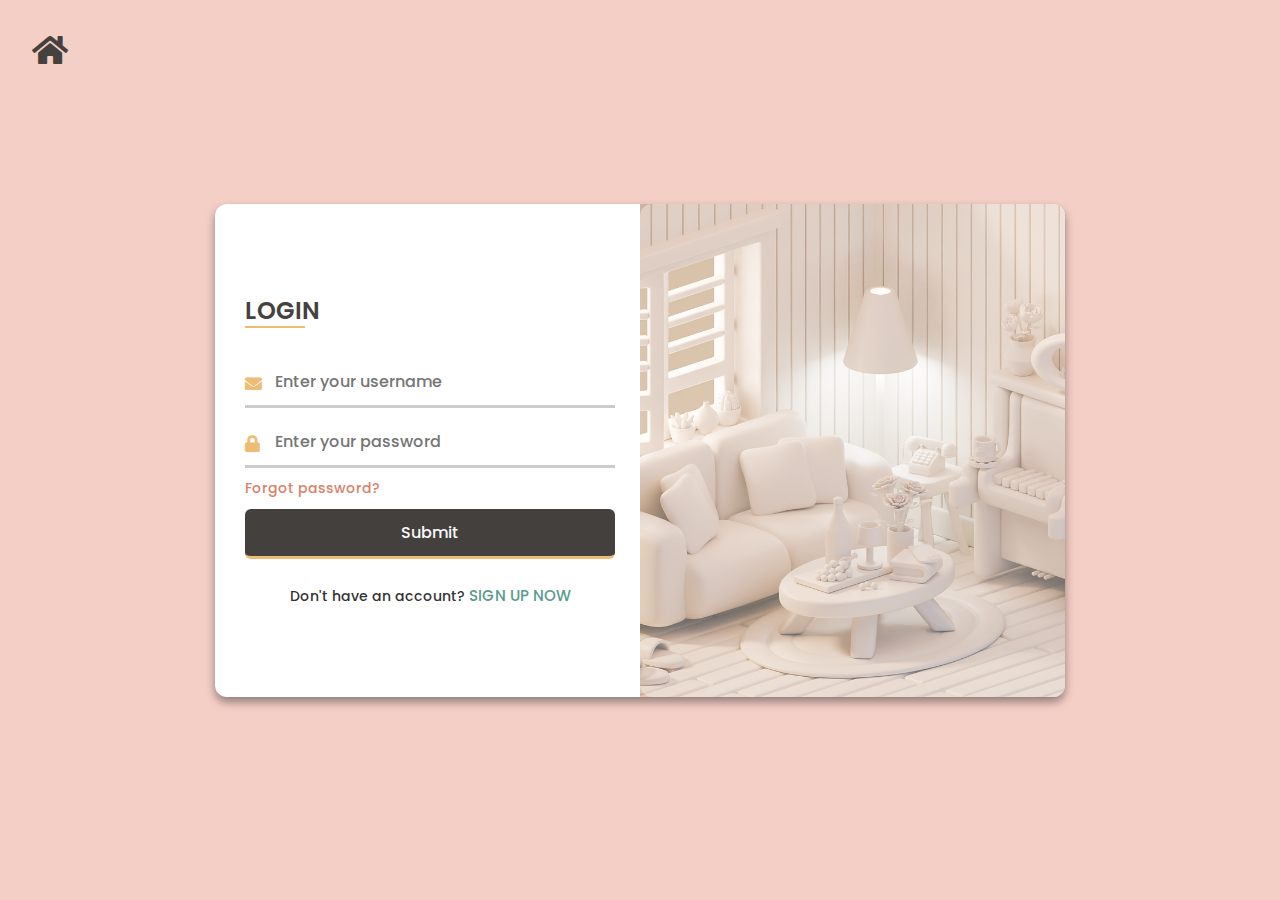
<file: LoginPage/index.html>
<!DOCTYPE html>
<html lang="en">

<head>
    <meta charset="UTF-8">
    <meta name="viewport" content="width=device-width, initial-scale=1.0">
    <title>Login & Registration Form</title>
    <link rel="stylesheet" href="./stylesheet.css">
    <link rel="stylesheet" href="https://cdnjs.cloudflare.com/ajax/libs/font-awesome/5.15.3/css/all.min.css">
</head>

<body>
    <div class="corner-button">
        <li class="icon-item">
            <a href="/Home/Main/index.html" class="icon-link"><i class="fas fa-home"></i></a>
        </li>
    </div>
    <div class="container">
        <input type="checkbox" id="flip">
        <div class="cover">
            <!--Ảnh lật-->
            <div class="front">
                <img src="/LoginPage/Image/login.png" alt="">
            </div>
        </div>
        <form action="#">
            <div class="form-content">
                <div class="login-form">
                    <div class="title">
                        LOGIN
                    </div>
                    <div class="input-boxes">
                        <div class="input-box">
                            <i class="fas fa-envelope"></i>
                            <input type="text" placeholder="Enter your username" required>
                        </div>
                        <div class="input-box">
                            <i class="fas fa-lock"></i>
                            <input type="password" placeholder="Enter your password" required>
                        </div>
                        <div class="text">
                            <a href="#">Forgot password?</a>
                        </div>
                        <div class="button input-box">
                            <input type="submit" value="Submit">
                        </div>
                        <div class="text sign-up-text">
                            Don't have an account? <label for="flip">SIGN UP NOW</label>
                        </div>
                    </div>
                </div>

                <div class="signup-form">
                    <div class="title">
                        SIGN UP
                    </div>
                    <div class="input-boxes">
                        <div class="input-box">
                            <i class="fas fa-user"></i>
                            <input type="text" placeholder="Enter your username" required>
                        </div>
                        <div class="input-box">
                            <i class="fas fa-envelope"></i>
                            <input type="text" placeholder="Enter your email" required>
                        </div>
                        <div class="input-box">
                            <i class="fas fa-lock"></i>
                            <input type="password" placeholder="Enter your password" required>
                        </div>
                        <div class="input-box radio-gender">
                            <div class="input-gender">
                                <i class="fas fa-transgender" style="font-size: 24px;"></i>
                            </div>
                            <input type='radio' id='male' checked='checked' name='radio'>
                            <label for='male' style="text-decoration: none;">Male</label>
                            <input type='radio' id='female' name='radio'>
                            <label for='female' style="text-decoration: none;">Female</label>
                        </div>
                        <div class="button input-box">
                            <input type="submit" value="Submit">
                        </div>
                        <div class="text sign-up-text">
                            Already have an account? <label for="flip">LOGIN NOW</label>
                        </div>
                    </div>
                </div>
            </div>
        </form>
    </div>

</body>

</html>
</file>
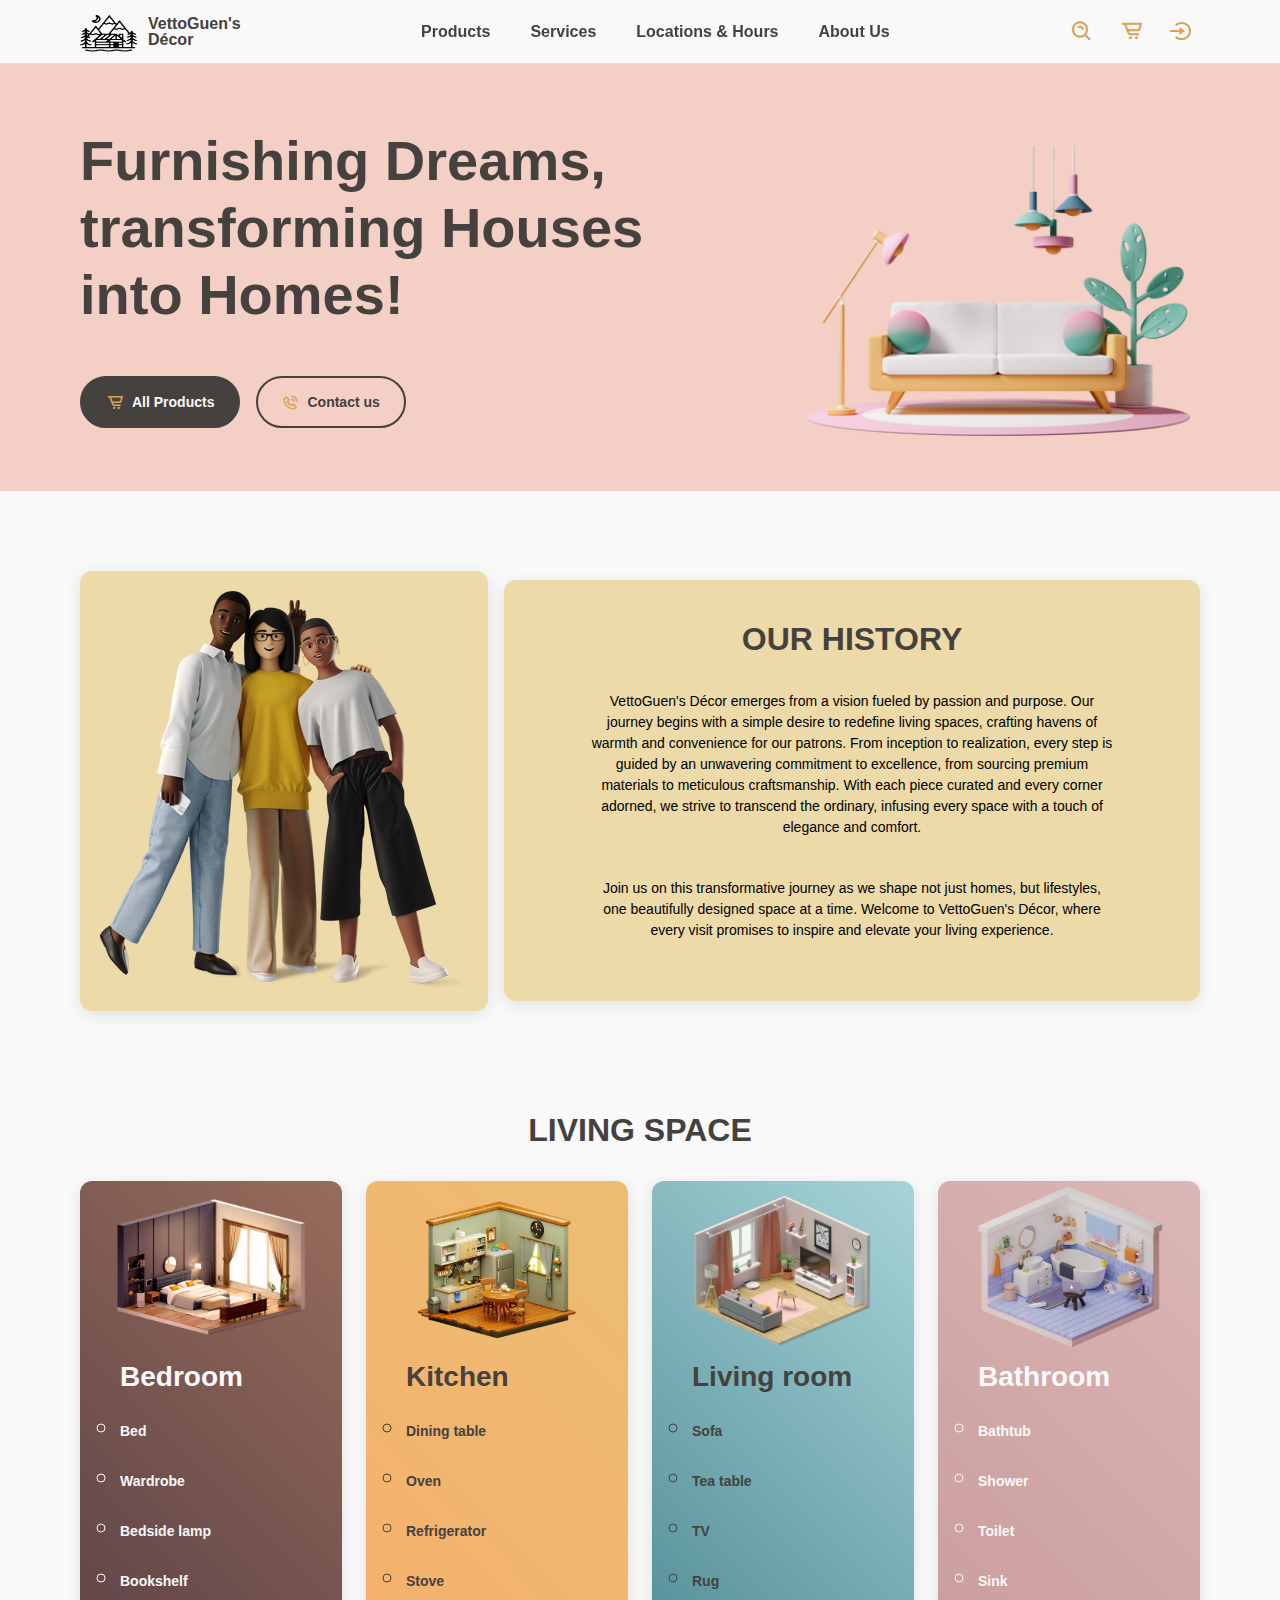
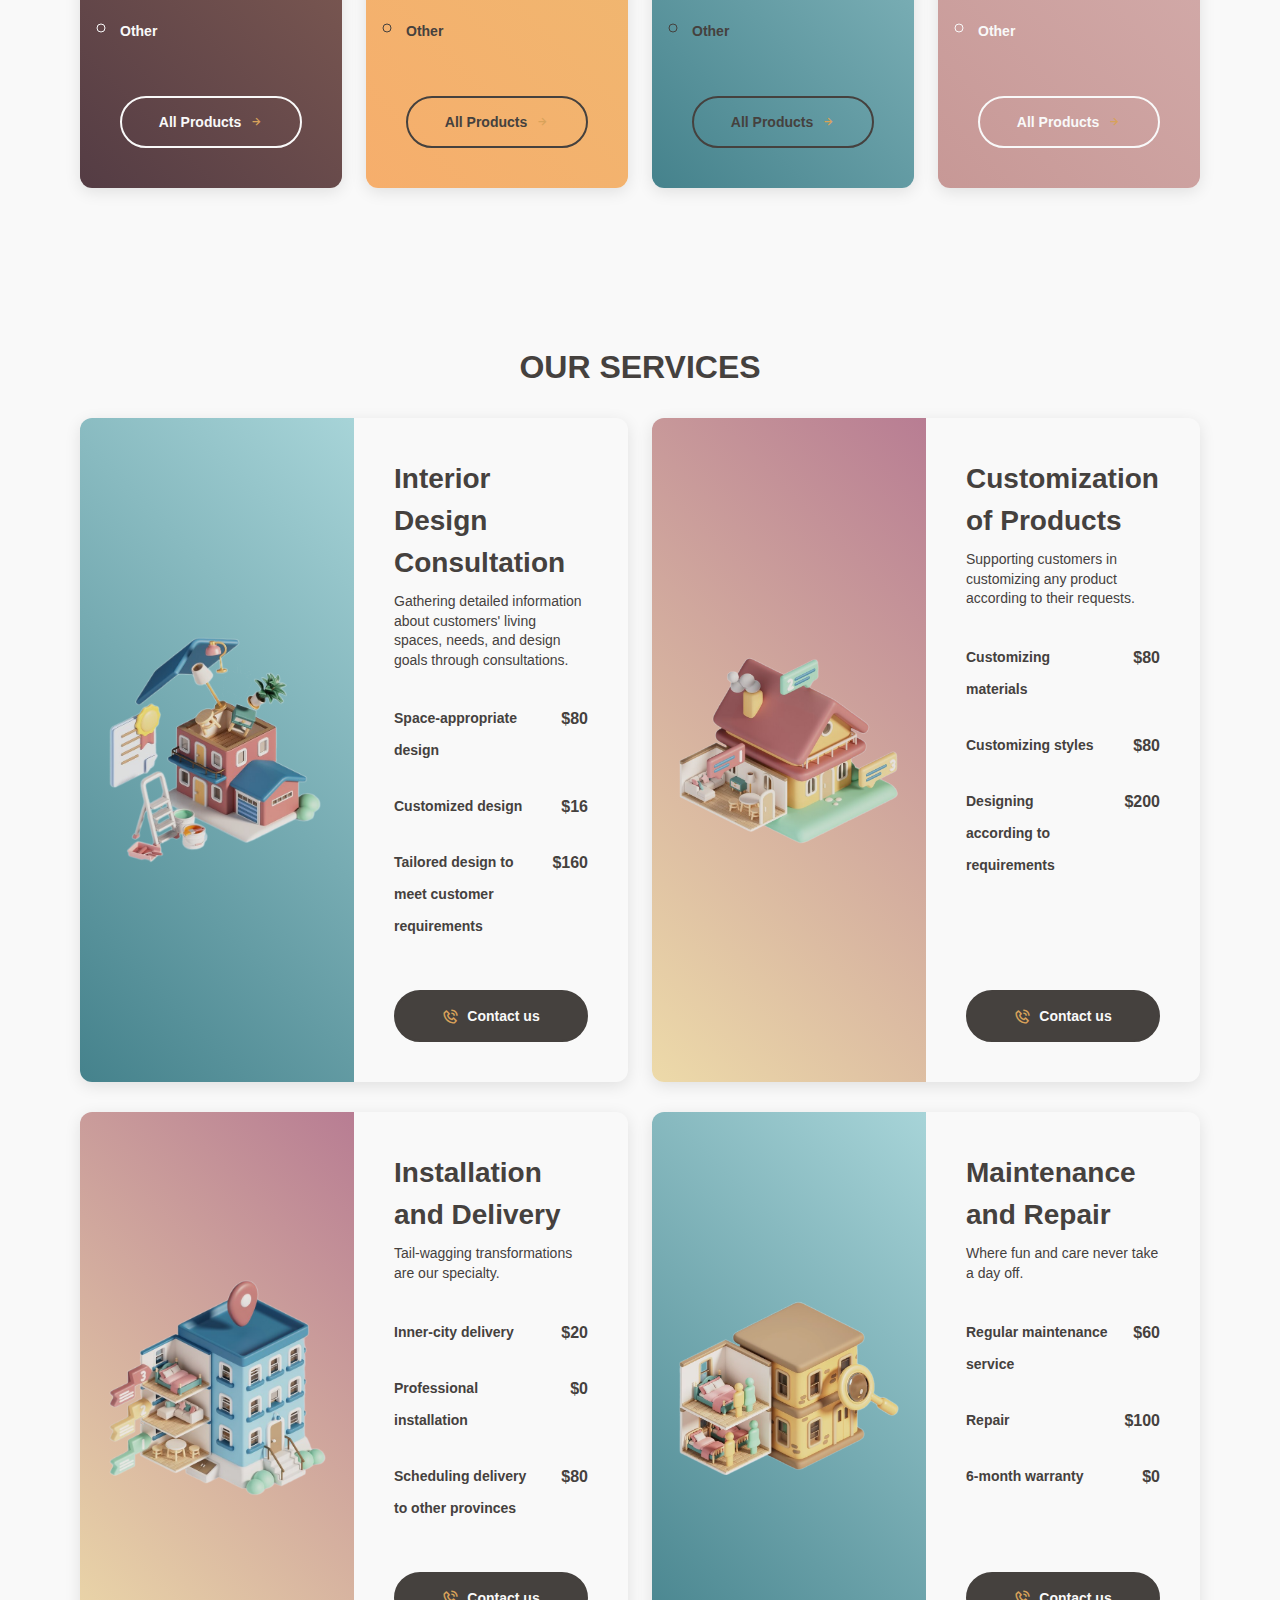
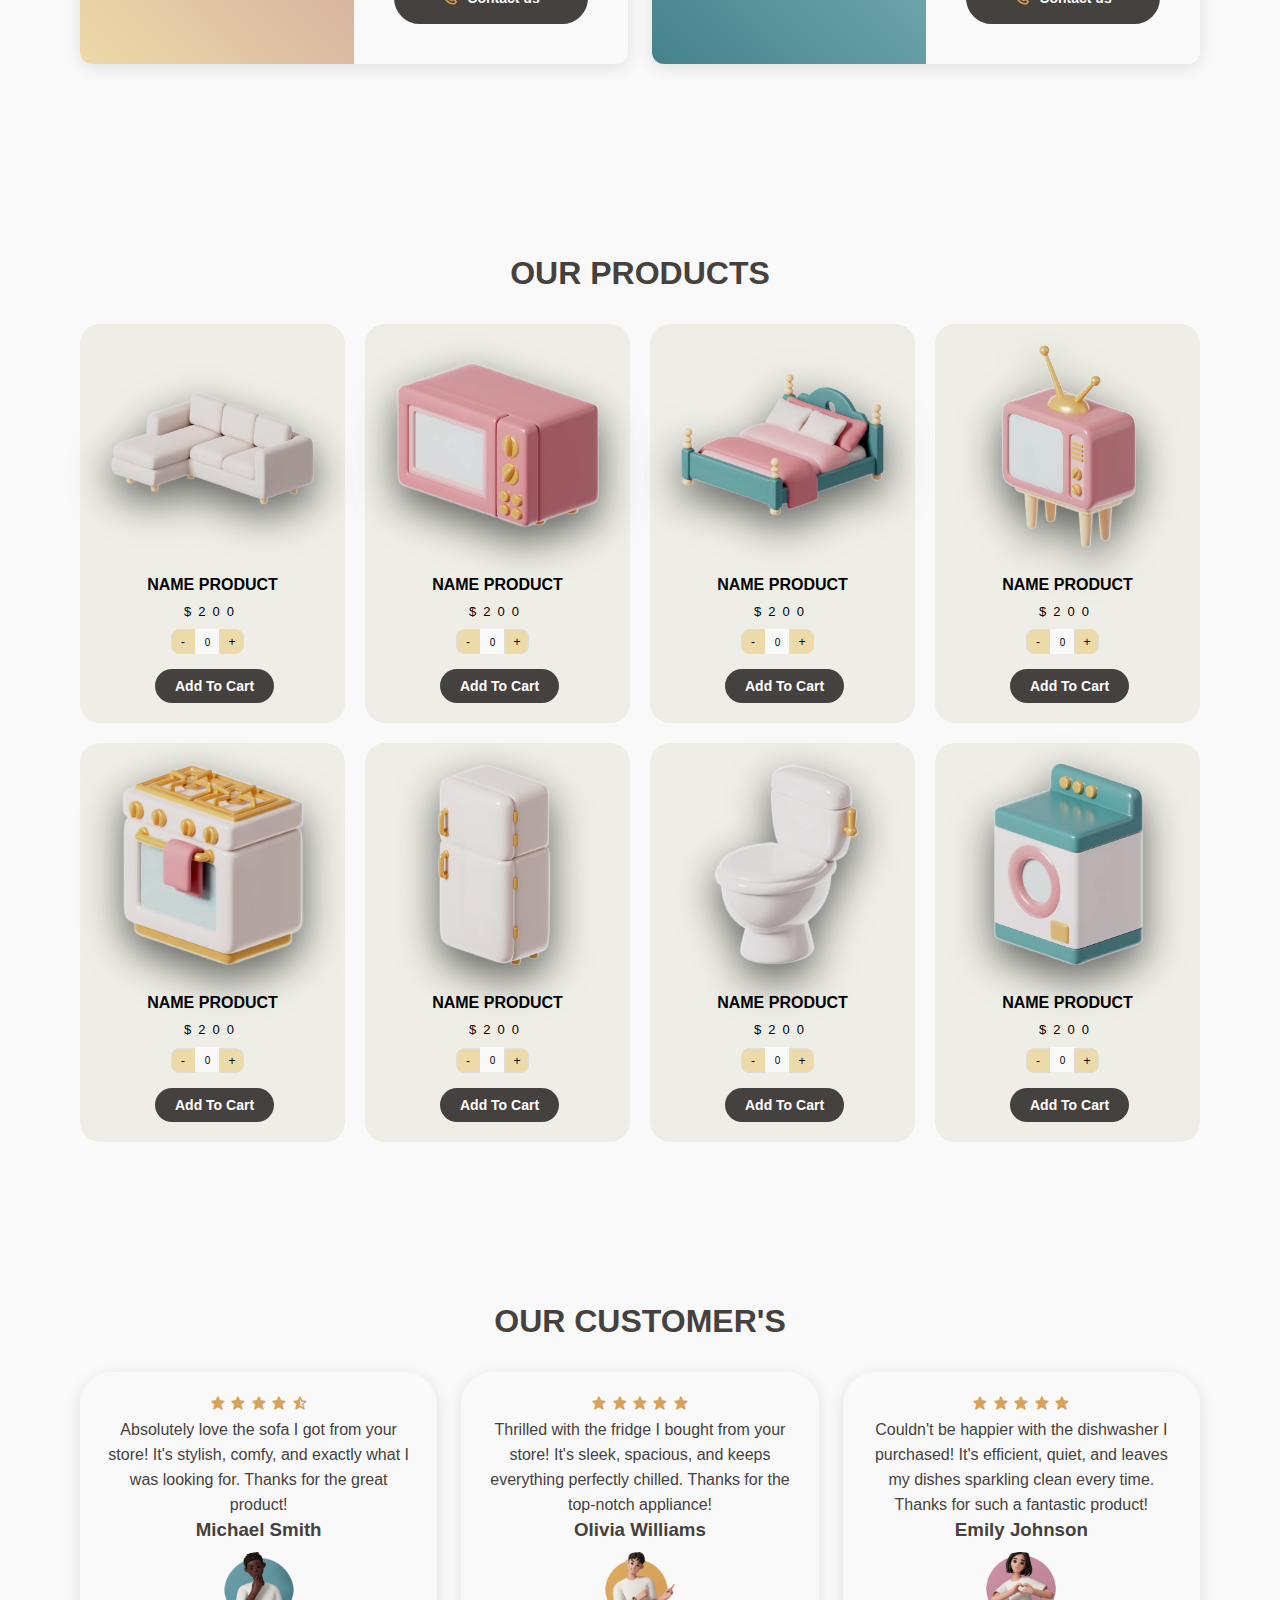
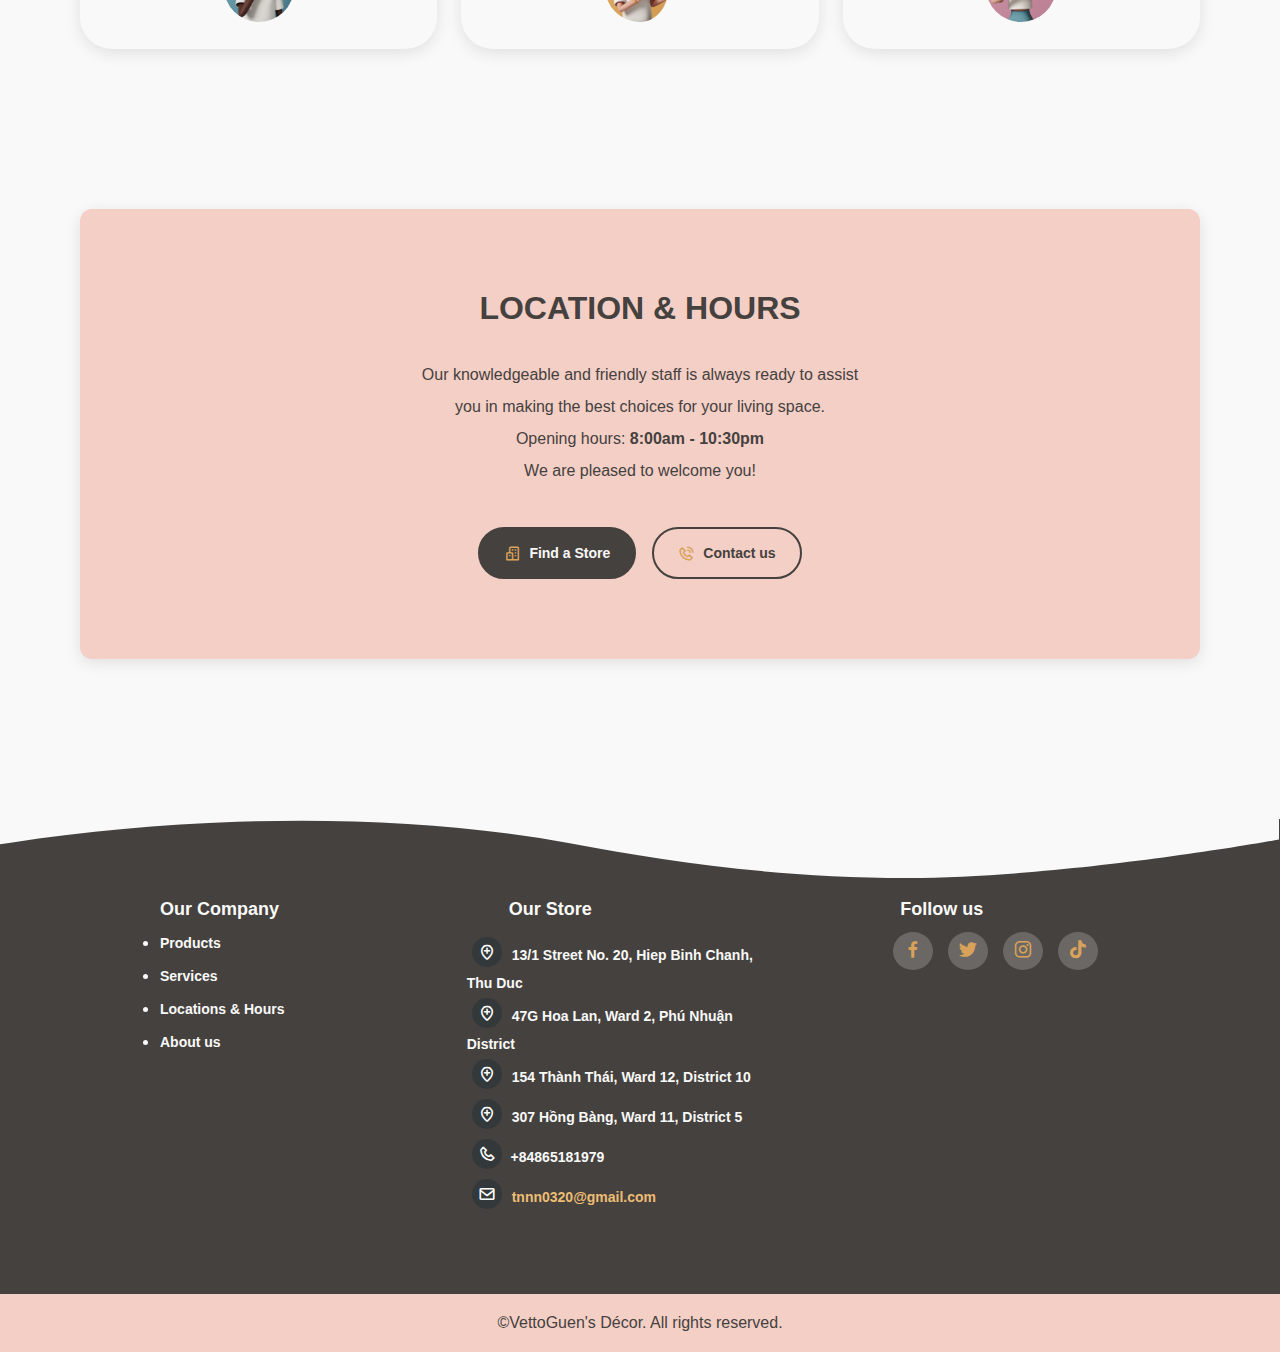
<file: Home/Main/index.html>
<!DOCTYPE html>
<html lang="en">

<head>
    <meta charset="UTF-8">
    <meta name="viewport" content="width=device-width, initial-scale=1.0">
    <title>VettoGuen's Décor</title>
    <link rel="stylesheet" href="/Home/Main/stylesheet.css">
    <link href='https://unpkg.com/boxicons@2.1.4/css/boxicons.min.css' rel='stylesheet'>

</head>

<body>

    <div class="container">
        <header>
            <nav>
                <div id="logo">
                    <img src="/Home/Image/Session/houselogodonee.png" style="height: 50px; width: 60px;"> VettoGuen's <br> Décor
                </div>
                <ul class="navigation-menu">
                    <li><a href="#products">Products</a></li>
                    <li><a href="#services">Services</a></li>
                    <li><a href="#locate">Locations &amp; Hours</a></li>
                    <li><a href="#about">About Us</a></li>
                </ul>
                <div id="utility">
                    <i class='bx bx-search-alt' id="search-icon" style="font-size: 24px;"></i>
                    <div class="icon-cart">
                        <i class='bx bx-cart-alt' id="cart" style="font-size: 24px; padding-left: 10px;"></i>
                    </div>
                    <div class="corner-button">
                        <li class="icon-item">
                            <a href="/LoginPage/index.html" class="icon-link"><i class='bx bx-log-in-circle'></i></a>
                        </li>
                    </div>

                    <!-- <div class="dropdown">
                        <img class="dropbtn" src="/Home/Image/Avt/avt-11.png">
                        <div class="dropdown-content">
                            <a href="/LoginPage/index.html">Log out</a>
                        </div>
                    </div> -->

                </div>
                <!--Search box-->
                <div class="search-box">
                    <input type="search" name="" id="" placeholder="Search here ...">
                </div>

                <div class="cartTab">
                    <h3>Shopping Cart</h3>
                    <div class="list">
                        <div class="listCart">
                            <div class="itemCart">
                                <div class="imageCart">
                                    <img src="/Home/Image/Product/tv.png">
                                </div>
                                <div class="name">
                                    NAME
                                </div>
                                <div class="totalPrice">
                                    $20
                                </div>
                                <div class="quantity ">
                                    <span class="decrease-btn">-</span>
                                    <span>1</span>
                                    <span class="increase-btn">+</span>
                                </div>
                                <div>
                                    <button class="btn btn-danger" style="padding: 5px;"><i class='bx bxs-trash'></i></button>
                                </div>

                            </div>
                        </div>
                        <div class="listCart">
                            <div class="itemCart">
                                <div class="imageCart">
                                    <img src="/Home/Image/Product/tv.png">
                                </div>
                                <div class="name">
                                    NAME
                                </div>
                                <div class="totalPrice">
                                    $20
                                </div>
                                <div class="quantity ">
                                    <span class="decrease-btn">-</span>
                                    <span>1</span>
                                    <span class="increase-btn">+</span>
                                </div>
                                <div>
                                    <button class="btn btn-danger" style="padding: 5px;"><i class='bx bxs-trash'></i></button>
                                </div>

                            </div>
                        </div>
                        <div class="listCart">
                            <div class=" itemCart ">
                                <div class="imageCart ">
                                    <img src="/Home/Image/Product/tv.png ">
                                </div>
                                <div class="name ">
                                    NAME
                                </div>
                                <div class="totalPrice ">
                                    $20
                                </div>
                                <div class="quantity ">
                                    <span class="decrease-btn">-</span>
                                    <span>1</span>
                                    <span class="increase-btn">+</span>
                                </div>
                                <div>
                                    <button class="btn btn-danger" style="padding: 5px;"><i class='bx bxs-trash'></i></button>
                                </div>

                            </div>
                        </div>
                    </div>
                    <div class="btnCart ">
                        <button class="close" id="close" style="border-radius: 0; border: none; ">CLOSE</button>
                        <button class="checkout" style="border-radius: 0; border: none; "><a href="/Checkout/checkout.html">CHECK OUT</a></button>
                    </div>
                </div>


            </nav>
        </header>
        <section class="hero" style=" padding-top: 0;">
            <h1>Furnishing Dreams, transforming Houses into Homes!</h1>
            <div class="btn-group">
                <button class="btn-filled-dark" onclick="window.location.href='#products'"><i class='bx bx-cart-alt' style="font-size: 18px;" ></i>All Products</button>
                <button class="btn-outline-dark btn-hover-color" onclick="window.location.href='#footer'"><i class='bx bx-phone-call' style="font-size: 17px;"></i> Contact us</button>
            </div>

        </section>
        <section id="about" class="about">
            <div class="about-img">
                <img src="/Home/Image/Session/about.png" alt="">
            </div>
            <div class="about-text">
                <h2>Our History</h2>
                <p>VettoGuen's Décor emerges from a vision fueled by passion and purpose. Our journey begins with a simple desire to redefine living spaces, crafting havens of warmth and convenience for our patrons. From inception to realization, every step
                    is guided by an unwavering commitment to excellence, from sourcing premium materials to meticulous craftsmanship. With each piece curated and every corner adorned, we strive to transcend the ordinary, infusing every space with a touch
                    of elegance and comfort.
                </p>
                <p>Join us on this transformative journey as we shape not just homes, but lifestyles, one beautifully designed space at a time. Welcome to VettoGuen's Décor, where every visit promises to inspire and elevate your living experience.</p>

            </div>

        </section>
        <section>
            <h2>Living Space</h2>

            <ul class="shops">
                <li class="card-large card-light" id="sup-bed">
                    <div class="card-image"><img src="/Home/Image/Session/bedroom.png" style="height: 100%; width: 100%;"></div>
                    <ul>
                        Bedroom
                        <li><a href="#">Bed</a></li>
                        <li><a href="#">Wardrobe</a></li>
                        <li><a href="#">Bedside lamp</a></li>
                        <li><a href="#">Bookshelf</a></li>
                        <li><a href="#">Other</a></li>

                        <button class="btn-outline-light" onclick="window.location.href='#products'">All Products<i class='bx bx-right-arrow-alt'></i></button>

                    </ul>


                </li>

                <li class="card-large card-dark" id="sup-kit">
                    <div class="card-image"><img src="/Home/Image/Session/kitchen.png" style="height: 100%; width: 100%;"></div>
                    <ul>Kitchen
                        <li><a href="#">Dining table</a></li>
                        <li><a href="#">Oven</a></li>
                        <li><a href="#">Refrigerator</a></li>
                        <li><a href="#">Stove</a></li>
                        <li><a href="#">Other</a></li>
                        <button class="btn-outline-dark" onclick="window.location.href='#products'">All Products<i class='bx bx-right-arrow-alt'></i></button>
                    </ul>

                </li>

                <li class="card-large card-dark" id="sup-liv">
                    <div class="card-image"><img src="/Home/Image/Session/livingroom.png" style="height: 100%; width: 100%;"> </div>
                    <ul>Living room
                        <li><a href="#">Sofa</a></li>
                        <li><a href="#">Tea table</a></li>
                        <li><a href="#">TV</a></li>
                        <li><a href="#">Rug</a></li>
                        <li><a href="#">Other</a></li>
                        <button class="btn-outline-dark" onclick="window.location.href='#products'">All Products<i class='bx bx-right-arrow-alt'></i></button>
                    </ul>

                </li>
                <li class="card-large card-light" id="sup-bath">
                    <div class="card-image"><img src="/Home/Image/Session/bathroomdone.png" style="height: 100%; width: 250px;"></div>
                    <ul>
                        Bathroom
                        <li><a href="#">Bathtub</a></li>
                        <li><a href="#">Shower</a></li>
                        <li><a href="#">Toilet</a></li>
                        <li><a href="#">Sink</a></li>
                        <li><a href="#">Other</a></li>
                        <button class="btn-outline-light" onclick="window.location.href='#products'">All Products<i class='bx bx-right-arrow-alt'></i></button>
                    </ul>

                </li>
            </ul>
        </section>

        <section id="services">
            <h2>Our Services</h2>
            <ul class="services">
                <li class="card-large card-dark card-wide" id="serv-groom">
                    <div class="card-image"><img src="/Home/Image/Session/InteriorDesignConsultationdone.png"></div>
                    <ul>
                        Interior Design Consultation<span class="subtitle">Gathering detailed information about customers' living spaces, needs, and design goals through consultations.</span>
                        <li>
                            <a href="#">Space-appropriate design</a><span>$80</span></li>
                        <li>
                            <a href="#">Customized design</a><span>$16</span></li>
                        <li>
                            <a href="#">Tailored design to meet customer requirements
                        </a><span>$160</span></li>
                        <button class="btn-filled-dark" onclick="window.location.href='#footer'"><i class='bx bx-phone-call' style="font-size: 17px;"></i>Contact us</button>

                    </ul>


                </li>
                <li class="card-large card-dark card-wide" id="serv-board">
                    <div class="card-image"><img src="/Home/Image/Session/CustomizationofProducts.png"></div>
                    <ul>
                        Customization of Products<span class="subtitle">
                        Supporting customers in customizing any product according to their requests.</span>
                        <li>
                            <a href="#">Customizing materials</a><span>$80</span></li>
                        <li>
                            <a href="#">Customizing styles</a><span>$80</span></li>
                        <li>
                            <a href="#">Designing according to requirements</a><span>$200</span></li>
                        <button class="btn-filled-dark" onclick="window.location.href='#footer'"><i class='bx bx-phone-call' style="font-size: 17px;"></i>Contact us</button>
                    </ul>

                </li>

            </ul>
            <ul class="services">
                <li class="card-large card-dark card-wide" id="serv-board">
                    <div class="card-image"><img src="/Home/Image/Session/InstallationandDelivery.png"></div>
                    <ul>
                        Installation and Delivery<span class="subtitle">Tail-wagging transformations are our specialty.</span>
                        <li><a href="#">Inner-city delivery</a><span>$20</span></li>
                        <li><a href="#">Professional installation</a><span>$0</span></li>
                        <li><a href="#">Scheduling delivery to other provinces</a><span>$80</span></li>
                        <button class="btn-filled-dark" onclick="window.location.href='#footer'"><i class='bx bx-phone-call' style="font-size: 17px;"></i>Contact us</button>

                    </ul>


                </li>
                <li class="card-large card-dark card-wide" id="serv-groom">
                    <div class="card-image"><img src="/Home/Image/Session/MaintenanceandRepair.png"></div>
                    <ul>
                        Maintenance and Repair<span class="subtitle">Where fun and care never take a day off.</span>
                        <li><a href="#">Regular maintenance service</a><span>$60</span></li>
                        <li><a href="#">Repair</a><span>$100</span></li>
                        <li><a href="#">6-month warranty</a><span>$0</span></li>
                        <button class="btn-filled-dark" onclick="window.location.href='#footer'"><i class='bx bx-phone-call' style="font-size: 17px;"></i>Contact us</button>
                    </ul>

                </li>

            </ul>
        </section>
        <!--PRODUCT-->
        <div id="popup" class="popup-container popup-style">
            <div class="popup-content">
                <a href="#products" class="close">&times;</a>
                <h3>Notification:</h3>
                <p>Hii! Product successfully added to cart!</p>
            </div>
        </div>
        <section class="product" id="products">
            <h2>Our Products</h2>
            <div class="listProduct">
                <div class="item">
                    <img src="/Home/Image/Product/sofa.png" alt="Sofa">
                    <h4 class="item-name">NAME PRODUCT</h4>
                    <div class="price">$200</div>
                    <form>
                        <div class="value-button" id="decrease"><span>-</span></div>
                        <input type="number" id="number" value="0" />
                        <div class="value-button" id="increase"><span>+</span></div>
                    </form>
                    <button class="addCart">
                        <a href="#popup" class="link-add">Add To Cart</a>
            </button>
                </div>
                <div class="item">
                    <img src="/Home/Image/Product/microwaveoven.png" alt="">
                    <h4 class="item-name">NAME PRODUCT</h4>
                    <div class="price">$200</div>
                    <form>
                        <div class="value-button" id="decrease"><span>-</span></div>
                        <input type="number" id="number" value="0" />
                        <div class="value-button" id="increase"><span>+</span></div>
                    </form>
                    <button class="addCart">
                        <a href="#popup" class="link-add">Add To Cart</a>
            </button>
                </div>
                <div class="item">
                    <img src="/Home/Image/Product/bed.png" alt="">
                    <h4 class="item-name">NAME PRODUCT</h4>
                    <div class="price">$200</div>
                    <form>
                        <div class="value-button" id="decrease"><span>-</span></div>
                        <input type="number" id="number" value="0" />
                        <div class="value-button" id="increase"><span>+</span></div>
                    </form>
                    <button class="addCart">
                        <a href="#popup" class="link-add">Add To Cart</a>
            </button>
                </div>
                <div class="item">
                    <img src="/Home/Image/Product/tv.png" alt="">
                    <h4 class="item-name">NAME PRODUCT</h4>
                    <div class="price">$200</div>
                    <form>
                        <div class="value-button" id="decrease"><span>-</span></div>
                        <input type="number" id="number" value="0" />
                        <div class="value-button" id="increase"><span>+</span></div>
                    </form>
                    <button class="addCart">
                        <a href="#popup" class="link-add">Add To Cart</a>
            </button>
                </div>
                <div class="item">
                    <img src="/Home/Image/Product/dishwasher.png" alt="">
                    <h4 class="item-name">NAME PRODUCT</h4>
                    <div class="price">$200</div>
                    <form>
                        <div class="value-button" id="decrease"><span>-</span></div>
                        <input type="number" id="number" value="0" />
                        <div class="value-button" id="increase"><span>+</span></div>
                    </form>
                    <button class="addCart">
                        <a href="#popup" class="link-add">Add To Cart</a>
            </button>
                </div>
                <div class="item">
                    <img src="/Home/Image/Product/fridge.png" alt="">
                    <h4 class="item-name">NAME PRODUCT</h4>
                    <div class="price">$200</div>
                    <form>
                        <div class="value-button" id="decrease"><span>-</span></div>
                        <input type="number" id="number" value="0" />
                        <div class="value-button" id="increase"><span>+</span></div>
                    </form>
                    <button class="addCart">
                        <a href="#popup" class="link-add">Add To Cart</a>
            </button>
                </div>
                <div class="item">
                    <img src="/Home/Image/Product/toilet.png" alt="">
                    <h4 class="item-name">NAME PRODUCT</h4>
                    <div class="price">$200</div>
                    <form>
                        <div class="value-button" id="decrease"><span>-</span></div>
                        <input type="number" id="number" value="0" />
                        <div class="value-button" id="increase"><span>+</span></div>
                    </form>
                    <button class="addCart">
                        <a href="#popup" class="link-add">Add To Cart</a>
            </button>
                </div>
                <div class="item">
                    <img src="/Home/Image/Product/washingmachine.png" alt="">
                    <h4 class="item-name">NAME PRODUCT</h4>
                    <div class="price">$200</div>
                    <form>
                        <div class="value-button" id="decrease"><span>-</span></div>
                        <input type="number" id="number" value="0" />
                        <div class="value-button" id="increase"><span>+</span></div>
                    </form>
                    <button class="addCart">
                        <a href="#popup" class="link-add">Add To Cart</a>
            </button>
                </div>
            </div>


        </section>
        <section class="customers" id="customers">
            <div class="heading">
                <h2>OUR CUSTOMER'S</h2>
            </div>
            <div class="customers-container">
                <div class="box">
                    <div class="stars">
                        <i class='bx bxs-star'></i>
                        <i class='bx bxs-star'></i>
                        <i class='bx bxs-star'></i>
                        <i class='bx bxs-star'></i>
                        <i class='bx bxs-star-half'></i>
                    </div>
                    <p>Absolutely love the sofa I got from your store! It's stylish, comfy, and exactly what I was looking for. Thanks for the great product!</p>
                    <h3>Michael Smith</h3>
                    <img src="/Home/Image/Avt/avt-7.png">
                </div>
                <div class="box">
                    <div class="stars">
                        <i class='bx bxs-star'></i>
                        <i class='bx bxs-star'></i>
                        <i class='bx bxs-star'></i>
                        <i class='bx bxs-star'></i>
                        <i class='bx bxs-star'></i>
                    </div>
                    <p>Thrilled with the fridge I bought from your store! It's sleek, spacious, and keeps everything perfectly chilled. Thanks for the top-notch appliance!</p>
                    <h3>Olivia Williams</h3>
                    <img src="/Home/Image/Avt/avt-3.png">
                </div>
                <div class="box">
                    <div class="stars">
                        <i class='bx bxs-star'></i>
                        <i class='bx bxs-star'></i>
                        <i class='bx bxs-star'></i>
                        <i class='bx bxs-star'></i>
                        <i class='bx bxs-star'></i>
                    </div>
                    <p>Couldn't be happier with the dishwasher I purchased! It's efficient, quiet, and leaves my dishes sparkling clean every time. Thanks for such a fantastic product!</p>
                    <h3>Emily Johnson</h3>
                    <img src="/Home/Image/Avt/avt-4.png">
                </div>
            </div>
        </section>
        <section id="locate">

            <div>
                <h2>Location &amp; Hours</h2>
                <p>Our knowledgeable and friendly staff is always ready to assist you in making the best choices for your living space. <br> Opening hours: <strong>8:00am - 10:30pm</strong> <br>We are pleased to welcome you!</p>
                <div class="btn-group">
                    <button class="btn-filled-dark" onclick="window.location.href='#footer'"><i class='bx bx-buildings' style="font-size: 17px;"></i>Find a Store</button>
                    <button class="btn-outline-dark btn-hover-color" onclick="window.location.href='#footer'"><i class='bx bx-phone-call' style="font-size: 17px;"></i> Contact us</button>
                </div>
            </div>
        </section>




        <footer id="footer">
            <svg class="footer-wave-svg " xmlns="http://www.w3.org/2000/svg " viewBox="0 0 1200 100 " preserveAspectRatio="none ">
            <path class="footer-wave-path " d="M851.8,100c125,0,288.3-45,348.2-64V0H0v44c3.7-1,7.3-1.9,11-2.9C80.7,22,151.7,10.8,223.5,6.3C276.7,2.9,330,4,383,9.8 c52.2,5.7,103.3,16.2,153.4,32.8C623.9,71.3,726.8,100,851.8,100z "></path>
          </svg>

            <ul class="f-left">
                Our Company
                <li><a href="#products">Products</a></li>
                <li><a href="#services">Services</a></li>
                <li><a href="#locate">Locations &amp; Hours</a></li>
                <li><a href="#about">About us</a></li>

            </ul>

            <ul class="f-center">
                <span style="padding-left: 42px;">Our Store</span>
                <div class="footer-center">
                    <div>
                        <i class='bx bx-location-plus'></i>
                        <span>13/1 Street No. 20, Hiep Binh Chanh, Thu Duc</span>
                    </div>

                    <div>
                        <i class='bx bx-location-plus'></i>
                        <span>47G Hoa Lan, Ward 2, Phú Nhuận District</span>
                    </div>

                    <div>
                        <i class='bx bx-location-plus'></i>
                        <span>154 Thành Thái, Ward 12, District 10 </span>
                    </div>

                    <div>
                        <i class='bx bx-location-plus'></i>
                        <span>307 Hồng Bàng, Ward 11, District 5 </span>
                    </div>

                    <div>
                        <i class='bx bx-phone'></i><span> +84865181979 </span>
                    </div>

                    <div>
                        <i class='bx bx-envelope'></i>
                        <span><a href="mailto:tnnn0320@gmail.com">tnnn0320@gmail.com</a></span>
                    </div>
                </div>
            </ul>

            <ul class="f-right">
                <span style="padding-left: 7px;">Follow us</span>
                <div class="social-links">
                    <a href="#" class="facebook"><i class='bx bxl-facebook'></i></a>
                    <a href="#" class="twitter"><i class='bx bxl-twitter'></i></i></a>
                    <a href="#" class="instagram"><i class='bx bxl-instagram'></i></a>
                    <a href="#" class="tiktok"><i class='bx bxl-tiktok'></i></i></a>
                </div>
            </ul>
        </footer>
        <div class="copy">&copy;<span id="year"> </span><span> VettoGuen's Décor. All rights reserved.</span></div>
    </div>

    <script src="main.js "></script>

</body>

</html>
</file>
<file: LoginPage/stylesheet.css>
@import url('https://fonts.googleapis.com/css2?family=Poppins:ital,wght@0,100;0,200;0,300;0,400;0,500;0,600;0,700;0,800;0,900;1,100;1,200;1,300;1,400;1,500;1,600;1,700;1,800;1,900&display=swap');
     :root {
        --text-01: #45413E;
        --light-01: #F9F9F9;
        --light-02: #FFFFFF;
        --brand-01: #DB7F67;
        --brand-02: #F4CFC6;
        --card-hover: 0px 4px 24px rgba(0, 0, 0, 0.15);
        --card-shadow: 0px 4px 16px rgba(0, 0, 0, 0.1);
        --hover-timing: all 0.2s ease;
        --nav-card-size: 240px;
        -webkit-font-smoothing: antialiased;
        scroll-behavior: smooth;
    }
    
    * {
        margin: 0;
        padding: 0;
        box-sizing: border-box;
        font-family: "Poppins", sans-serif;
    }
    
    body {
        font-family: 'Poppins', sans-serif;
        min-height: 100vh;
        display: flex;
        align-items: center;
        justify-content: center;
        background: var(--brand-02);
        padding: 30px;
    }
    
    .corner-button {
        position: absolute;
        /* Đặt vị trí tuyệt đối cho nút */
        top: 10px;
        /* Đặt top để nút cách mép trên 10px */
        left: 10px;
        /* Đặt left để nút cách mép trái 10px */
    }
    
    .icon-item {
        list-style: none
    }
    
    .icon-link {
        display: inline-flex;
        font-size: 2rem;
        text-decoration: none;
        color: var(--text-01);
        width: 5rem;
        height: 5rem;
        transition: .5s linear;
        position: relative;
        z-index: 1;
        margin: auto
    }
    
    .icon-link:hover {
        color: #fff;
    }
    
    .icon-link i {
        margin: auto;
    }
    
    .icon-link::before {
        content: '';
        position: absolute;
        top: 0;
        left: 0;
        right: 0;
        bottom: 0;
        width: 5rem;
        height: 5rem;
        background: #000;
        border-radius: 50%;
        z-index: -1;
        transform: scale(0);
        transition: 0.3s cubic-bezier(.95, .32, .37, 1.21);
    }
    
    .icon-link:hover::before {
        transform: scale(1);
    }
    
    .icon-item a:hover:before {
        background: #ECBD73;
    }
    
    .container {
        position: relative;
        max-width: 850px;
        width: 100%;
        background: #fff;
        padding: 40px 30px;
        box-shadow: 0 5px 10px rgba(0, 0, 0, 0.4);
        perspective: 2700px;
        /*(!!!)*/
        border-radius: 12px;
    }
    
    .container .cover {
        position: absolute;
        top: 0;
        left: 50%;
        /*left: đổi 2 mặt background*/
        height: 100%;
        width: 50%;
        z-index: 98;
        transition: all 1s ease;
        /*(!!!)*/
        transform-origin: left;
        transform-style: preserve-3d;
    }
    
    .container .cover::after {
        content: '';
        position: absolute;
        height: 100%;
        width: 100%;
        opacity: 0.4;
        z-index: 100;
        transform: rotateY(180deg);
        /*lật ngược cả ảnh bên kia*/
        background: var(--light-01);
        border-radius: 12px;
    }
    
    .container #flip:checked~.cover {
        transform: rotateY(-180deg);
        /*(!!!) - không có dấu ngoặc kép*/
    }
    /*Chỉnh kích thước ảnh lật ở đây*/
    
    .container .cover img {
        position: absolute;
        height: 100%;
        width: 100%;
        object-fit: cover;
        z-index: 12;
        border-radius: 0 12px 12px 0;
    }
    
    .container form {
        height: 100%;
        width: 100%;
        background: #fff;
    }
    
    .container .form-content {
        display: flex;
        align-items: center;
        justify-content: space-between;
    }
    
    .form-content .login-form,
    .form-content .signup-form {
        width: calc(100% / 2 - 25px);
        /*background: red;*/
    }
    
    form .form-content .title {
        font-size: 24px;
        font-weight: 600;
        color: #45413E;
        position: relative;
    }
    
    form .form-content .title:before {
        content: '';
        position: absolute;
        height: 2px;
        width: 60px;
        background: #ECBD73;
        left: 0;
        bottom: 0;
    }
    
    form .signup-form .title:before {
        width: 60px;
        height: 2px;
    }
    
    form .form-content .input-boxes {
        margin-top: 30px;
    }
    
    form .form-content .input-box {
        height: 50px;
        width: 100%;
        display: flex;
        align-items: center;
        margin: 10px 0;
        position: relative;
    }
    
    .form-content .input-box input {
        height: 100%;
        width: 100%;
        outline: none;
        border: none;
        padding: 0 30px;
        font-size: 16px;
        font-weight: 500;
        border-bottom: 3px solid rgba(0, 0, 0, 0.2);
        transition: all 0.3s ease;
        color: #45413E;
    }
    
    .form-content .input-box input:focus {
        border-color: #5A9A8E;
    }
    
    .form-content .input-box input:valid {
        border-color: #ECBD73;
    }
    
    .form-content .input-box i {
        position: absolute;
        color: #ECBD73;
        font-size: 17px;
    }
    
    form .form-content .text {
        font-size: 14px;
        font-weight: 500;
        color: #333;
    }
    
    form .form-content .text a {
        text-decoration: none;
    }
    
    form .form-content .text a {
        text-decoration: none;
    }
    
    form .form-content .text a:link {
        text-decoration: none;
        color: var(--brand-01);
    }
    
    form .form-content .text a:hover {
        text-decoration: underline;
        color: #ECBD73;
    }
    
    form .form-content .text a:active {
        text-decoration: underline;
        color: #5A9A8E;
    }
    
    form .form-content .text a:visited {
        text-decoration: underline;
        color: var(--text-01);
    }
    
    form .form-content .button {
        color: blue;
        margin-top: 10px;
    }
    
    form .form-content .radio-gender {
        margin-top: 20px;
    }
    
    form .form-content .button input {
        background-color: #44403D;
        color: var(--light-01);
        border-radius: 6px;
        padding: 0;
        cursor: pointer;
        transition: all 0.4s ease;
    }
    
    form .form-content .button input:hover {
        background: var(--brand-01);
    }
    
    form .form-content label {
        color: #5A9A8E;
        cursor: pointer;
    }
    
    form .form-content label:hover {
        text-decoration: underline;
    }
    
    form .form-content .login-text,
    form .form-content .sign-up-text {
        text-align: center;
        margin-top: 25px;
    }
    
    .container #flip {
        display: none;
    }
    
    @media (max-width: 730px) {
        .container .cover {
            display: none;
        }
        .form-content .login-form,
        .form-content .signup-form {
            width: 100%;
        }
        .form-content .signup-form {
            display: none;
        }
        .container #flip:checked~form .signup-form {
            display: block;
        }
        .container #flip:checked~form .login-form {
            display: none;
        }
    }
    /*gender*/
    
    label {
        user-select: none;
        font-size: 15px;
    }
    
    input[type="radio"] {
        display: none;
    }
    
    input[type="radio"]+label {
        z-index: 10;
        margin: 0 10px 10px 0;
        position: relative;
        color: #CCCCCC;
        text-shadow: 0 1px 0 rgba(255, 255, 255, 0.1);
        font-weight: 600;
        background-color: #ffffff;
        border: 2px solid #ced4da;
        cursor: pointer;
        transition: all 200ms ease;
    }
    
    input[type="radio"]:checked+label {
        color: var(--text-01);
        background-color: #ECBD73;
    }
    
    input[type="radio"]+label {
        padding: 5px 15px;
        border-radius: 10px;
    }
    
    .radio-gender label {
        text-decoration: none;
    }
    
    .input-gender {
        margin-right: 30px;
        margin-bottom: 35px;
    }
</file>
<file: Home/Main/stylesheet.css>
:root {
    --text-01: #45413E;
    --light-01: #F9F9F9;
    --light-02: #FFFFFF;
    --brand-01: #DB7F67;
    --brand-02: #F4CFC6;
    --card-hover: 0px 4px 24px rgba(0, 0, 0, 0.15);
    --card-shadow: 0px 4px 16px rgba(0, 0, 0, 0.1);
    --hover-timing: all 0.2s ease;
    --nav-card-size: 240px;
    -webkit-font-smoothing: antialiased;
    scroll-behavior: smooth;
}

@import url('https://fonts.googleapis.com/css2?family=Poppins:ital,wght@0,100;0,200;0,300;0,400;0,500;0,600;0,700;0,800;0,900;1,100;1,200;1,300;1,400;1,500;1,600;1,700;1,800;1,900&display=swap');
* {
    box-sizing: border-box;
    padding: 0;
    margin: 0;
}

body {
    font-family: 'Poppins', sans-serif;
    font-weight: 500;
    transition: var(--hover-timing);
    background: var(--light-01);
    width: 100vw;
    overflow-x: hidden;
}

header {
    height: auto;
    position: sticky;
    top: 0;
    z-index: 100;
}

nav {
    color: var(--text-01);
    font-weight: 600;
    height: 64px;
    background: var(--light-01);
    display: flex;
    flex-direction: row;
    align-items: center;
    justify-content: space-between;
    padding: 0 var(--pg-margin);
    border-bottom: 1px solid rgba(0, 0, 0, 0.1);
    z-index: 100;
}

button {
    font-size: 14px;
    font-weight: 600;
    line-height: 24px;
    padding: 12px 24px;
    border-radius: 48px;
    display: flex;
    flex-direction: row;
    grid-gap: 8px;
    justify-content: center;
    align-items: center;
    cursor: pointer;
}

button.btn-outline-light {
    color: var(--light-01);
    background: none;
    color: var(--light-01);
    border: 2px solid var(--light-01);
}

button.btn-outline-dark {
    color: var(--text-01);
    background: none;
    color: var(--text-01);
    border: 2px solid var(--text-01);
}

button.btn-filled-dark {
    color: var(--light-01);
    background: var(--text-01);
    color: var(--light-01);
    border: 2px solid var(--text-01);
}

.btn-outline-dark:hover {
    background: var(--text-01);
    border: 2px solid var(--text-01);
}

.btn-outline-light:hover {
    background: var(--light-01);
    border: 2px solid var(--light-01);
    color: var(--text-01);
}

button:hover,
.btn-outline-dark.btn-hover-color:hover {
    color: var(--light-01);
    border: 2px solid var(--brand-01);
    background: var(--brand-01);
    transition: var(--hover-timing);
    box-shadow: var(--card-hover);
}

section,
footer {
    position: relative;
    width: 100%;
    padding: 0 var(--pg-margin);
}

section:not(.hero) {
    padding: calc(var(--pg-margin)/2) var(--pg-margin);
}

section h2 {
    font-size: 32px;
    font-weight: 600;
    line-height: 1.2;
    text-align: center;
    color: var(--text-01);
    margin-bottom: 32px;
    /*    padding-bottom: 24px;*/
    text-transform: uppercase;
}


/*LOGO*/

nav>#logo {
    display: flex;
    flex-direction: row;
    align-items: center;
    grid-gap: 8px;
    line-height: 100%;
}

nav>#logo>span {
    font-size: 32px;
}

nav>#utility {
    display: flex;
    flex-direction: row;
    align-items: center;
    grid-gap: 16px;
    cursor: pointer;
}


/*MENU*/

nav ul.navigation-menu {
    display: flex;
    flex-direction: row;
    flex: 1;
    justify-content: center;
    position: relative;
    top: 0;
}

nav .navigation-menu a {
    font-size: 16px;
    text-decoration: none;
    color: var(--text-01);
}

nav .navigation-menu>li {
    display: flex;
    flex-direction: column;
    align-items: center;
    /*    justify-items: center;*/
}

nav .navigation-menu>li>a {
    position: relative;
    /*    border: 1px solid purple;*/
    padding: 0 20px;
    height: 64px;
    display: flex;
    align-items: center;
    justify-items: center;
}


/*SEARCH*/

.search-box {
    position: absolute;
    top: -100%;
    left: 50%;
    transform: translate(-50%);
    width: 100%;
}

.search-box input {
    padding: 20px;
    border: none;
    outline: none;
    width: 100%;
    font-size: 14px;
    color: var(--text-01);
    height: 50px;
}

.search-box input::placeholder {
    font-size: 1rem;
    font-weight: 500;
    font-size: 14px;
}

.search-box.active {
    top: 101%;
    box-shadow: 2px 2px 10px 4px rgb(14 55 54 / 15%);
    transition: 0.2 all linear;
}


/*BANNER*/

section.hero {
    height: auto;
    background: var(--brand-02) url('/Home/Image/Session/CoverImage.png') no-repeat center right;
    display: flex;
    flex-direction: column;
    justify-content: center;
    align-items: flex-start;
    grid-gap: 48px;
    display: inline-flex;
}

.btn-group {
    display: flex;
    flex-direction: row;
    grid-gap: 16px;
}

section.hero h1 {
    font-size: var(--hero-text);
    font-weight: 600;
    line-height: 1.2;
    width: 40%;
    color: var(--text-01);
}


/*ABOUT*/

.about {
    display: grid;
    grid-template-columns: repeat(auto-fit, minmax(17rem, auto));
    align-items: center;
    gap: 1rem;
}

.about-text h2 {
    font-size: 32px;
    text-transform: uppercase;
}

.about-text p {
    font-size: 14px;
}

#about>div {
    background: #EDDAA9;
    display: flex;
    flex-direction: column;
    justify-content: center;
    align-items: center;
    padding: 20px;
    border-radius: 12px;
    box-shadow: var(--card-shadow);
    transition: var(--hover-timing);
}

#about>div:hover {
    box-shadow: var(--card-hover);
}

#about h2 {
    margin-top: 20px;
}

#about p {
    line-height: 1.5;
    margin-bottom: 40px;
    width: 80%;
    text-align: center;
}

section#about.about {
    padding-bottom: 20px;
}


/*SPACE*/

.card-large,
.card-med {
    flex: 1;
    position: relative;
    display: flex;
    flex-direction: column;
    /*    padding: 24px;*/
    transition: var(--hover-timing);
    cursor: pointer;
}

.card-large {
    box-shadow: var(--card-shadow);
    border-radius: 12px;
    overflow: hidden;
    /*    padding-bottom: 32px;*/
}

.card-large:hover {
    box-shadow: var(--card-hover);
    transform: scale(1.01);
}

.card-med:hover .card-image {
    transform: scale(1.01);
}

.card-image {
    width: 100%;
    /*    height: 90%;*/
    aspect-ratio: 1/1;
    position: relative;
    border-radius: 12px;
    overflow: hidden;
    display: flex;
    align-items: center;
    justify-content: center;
    transition: var(--hover-timing);
}

.card-large>.card-image {
    aspect-ratio: 3/2;
}

.card-image>img {
    width: 100%;
    height: 100%;
    position: absolute;
    object-fit: contain;
}

.card-large a {
    text-decoration: none;
    font-weight: 600;
}

.card-large>.card-image>a {
    position: absolute;
    bottom: 0;
    z-index: 1;
    width: 100%;
    font-size: 24px;
    line-height: 1;
}

.card-large>ul {
    display: flex;
    flex-direction: column;
    grid-gap: 8px;
    flex: 1;
    color: var(--text-01);
    padding: 0 40px 40px;
    font-size: 28px;
    font-weight: 600;
    line-height: 1.5;
}

.card-large>ul>li a {
    line-height: 32px;
    font-size: 14px;
}

.card-large#sup-bed,
.card-med#sup-bed>.card-image {
    background: linear-gradient(45deg, #543C44 0%, #976C5B 100%);
}

button.btn-outline {
    color: var(--light-01);
    border-color: var(--light-01);
}

.card-large#sup-kit,
.card-med#sup-kit>.card-image {
    background: linear-gradient(45deg, #F6AE6C 0%, #ECBD73 100%);
}

.card-large#sup-liv,
.card-med#sup-liv>.card-image {
    background: linear-gradient(45deg, #45828C 0%, #A7D4D8 100%);
}

.card-large#sup-bath,
.card-med#sup-bath>.card-image {
    background: linear-gradient(45deg, #C79896 0%, #DAB7B6 100%);
}

.card-large.card-dark a,
.card-large.card-dark>ul {
    color: var(--text-01);
}

.card-large.card-light a,
.card-large.card-light>ul {
    color: var(--light-01);
}


/*SERVICE*/

#serv-groom>.card-image {
    background: linear-gradient(45deg, #45828C 0%, #A7D4D8 100%);
}

#serv-board>.card-image {
    background: linear-gradient(45deg, #EDDAA9 0%, #B87D93 100%);
}

.card-med:hover .card-image {
    box-shadow: var(--card-hover);
}

.card-med>.card-image {
    box-shadow: var(--card-shadow);
}

.card-med>.card-image>img {
    width: 80%;
    height: 80%;
    /*    border: 1px solid red;*/
}

ul.services {
    padding-bottom: 30px;
}

.card-wide {
    flex-direction: row;
    padding: 0;
}

.card-wide .card-image {
    width: 50%;
    border-radius: 0;
}

.card-image img {
    width: 80%;
    height: 80%;
}

.card-wide>ul {
    padding: 40px;
}

.card-wide>ul>li {
    width: 100%;
    display: flex;
    flex-direction: row;
    justify-content: space-between;
    grid-gap: 24px;
    margin-bottom: 16px;
}

.card-wide .subtitle {
    font-size: 14px;
    line-height: 1.4;
    font-weight: 500;
    /*    margin-top: 8px;*/
    margin-bottom: 24px;
}

.card-wide>ul>li span {
    font-size: 16px;
    padding-top: 5px;
}

.card-large>ul>li:last-of-type {
    margin-bottom: 40px;
}

.card-large button {
    margin-top: auto;
}


/*PRODUCT*/

.listProduct .item img {
    width: 90%;
    filter: drop-shadow(0 15px 20px #0009);
    padding-bottom: 25px;
}

.listProduct {
    display: grid;
    grid-template-columns: repeat(4, 1fr);
    gap: 20px;
    align-items: center;
    text-align: center;
    justify-content: center;
}

.listProduct .item {
    background-color: #eeeee6;
    padding: 20px;
    border-radius: 20px;
}

.listProduct .item h3 {
    font-weight: 600;
    font-size: large;
}

.listProduct .item .price {
    letter-spacing: 7px;
    font-size: small;
    margin-top: 10px;
}

.listProduct .item button {
    background-color: var(--text-01);
    color: var(--light-02);
    padding: 5px 20px;
    border-radius: 20px;
    margin-top: 15px;
    border: none;
    cursor: pointer;
    margin-left: 55px;
}

.listProduct .item button:hover {
    background: var(--brand-01);
}


/*LOCATE*/

#locate>div {
    background: var(--brand-02);
    display: flex;
    flex-direction: column;
    justify-content: center;
    align-items: center;
    padding: 80px 0;
    border-radius: 12px;
    box-shadow: var(--card-shadow);
    transition: var(--hover-timing);
    cursor: pointer;
}

#locate>div:hover {
    box-shadow: var(--card-hover);
}

#locate h2 {
    margin-top: 0;
}

#locate p {
    line-height: 2;
    margin-bottom: 40px;
    width: 50%;
    text-align: center;
    color: #45413E;
}

.btn-group {
    display: flex;
    flex-direction: row;
    grid-gap: 16px;
}


/*FOOTER*/

footer {
    background: var(--text-01);
    padding: 80px 80px 0px;
    margin-top: 80px;
    display: flex;
}

footer ul {
    display: flex;
    flex-direction: column;
    grid-gap: 12px;
    box-shadow: none;
    flex: 1;
    color: var(--light-01);
    font-size: 18px;
    font-weight: 600;
    margin-bottom: 80px;
}

footer ul li a {
    color: var(--light-01);
    text-decoration: none;
    font-size: 14px;
}

footer .social-links a {
    display: inline-block;
    height: 38px;
    width: 40px;
    background-color: rgba(255, 255, 255, 0.2);
    margin: 0 10px 10px 0;
    text-align: center;
    line-height: 40px;
    border-radius: 50%;
    color: #ffffff;
    transition: all 0.5s ease;
    font-size: 22px;
}

.social-links a.facebook:hover {
    background-color: #3b5998;
}

.social-links a.twitter:hover {
    background-color: #00aced
}

.social-links a.tiktok:hover {
    background-color: #333
}

.social-links a.instagram:hover {
    background-color: #ea4c89
}

footer .footer-wave-svg {
    background-color: transparent;
    display: block;
    height: 60px;
    position: absolute;
    top: -1px;
    width: 100%;
    left: -1px;
}

footer .footer-wave-path {
    fill: var(--light-01);
}

.social-icons a.facebook:hover {
    background-color: #3b5998
}

.social-icons a.twitter:hover {
    background-color: #00aced
}

.social-icons a.linkedin:hover {
    background-color: #007bb6
}

.social-icons a.dribbble:hover {
    background-color: #ea4c89
}

.copy {
    bottom: 0;
    left: 0;
    right: 0;
    padding: 20px;
    background: var(--brand-02);
    color: var(--text-01);
    font-weight: 500;
    display: flex;
    justify-content: center;
    align-items: center;
}

.footer-center i {
    background-color: #33383b;
    color: #ffffff;
    font-size: 18px;
    width: 30px;
    height: 30px;
    border-radius: 50%;
    text-align: center;
    line-height: 31px;
    margin: 5px;
}

.footer-center span a {
    color: #ECBD73;
    text-decoration: none;
}

.footer-center span {
    font-weight: 600;
    font-size: 14px;
}

footer .f-left {
    padding-left: 80px;
}

footer .f-right {
    padding-left: 120px;
}

@media only screen and (max-width: 600px) {
     :root {
        --pg-margin: 16px;
    }
    section.hero {
        aspect-ratio: 1/1;
        padding-top: 64px;
    }
    section.hero h1 {
        --hero-text: 40px;
        width: 80%;
    }
    section.hero {
        background-size: 85%;
        background-position: 360% 60%;
    }
    nav {
        position: relative;
    }
    nav ul.navigation-menu {
        position: absolute;
        position: absolute;
        top: 64px;
        background: var(--light-01);
        left: 0;
        z-index: -1;
        width: 100vw;
    }
    nav ul.navigation-menu li a {
        font-size: 16px;
        /*        padding: 0 12px;*/
        white-space: nowrap;
    }
    nav ul.navigation-menu .subnav {
        display: none;
    }
    nav ul.navigation-menu>li:hover .subnav {
        display: none;
    }
    .btn-group {
        flex-direction: column;
    }
    .shops,
    .services {
        display: flex;
        flex-direction: column;
        grid-gap: 24px;
        width: 100%;
    }
    .services>li {
        display: flex;
        flex-direction: column;
    }
    .services>li>.card-image {
        width: 100%;
    }
    section:not(.hero) {
        padding: var(--pg-margin);
    }
    #locate p {
        width: 80%;
    }
    footer {
        flex-direction: column;
        text-align: center;
    }
}

@media only screen and (min-width: 600px) {
     :root {
        --pg-margin: 24px;
    }
    section.hero h1 {
        --hero-text: 40px;
        width: 60%;
    }
    section.hero {
        aspect-ratio: 3/2;
        background-size: 50%;
        background-position: 90% 70%;
        padding-top: 64px;
    }
    nav {
        position: relative;
    }
    nav ul.navigation-menu {
        position: absolute;
        top: 64px;
        background: var(--light-01);
        left: 0;
        z-index: -1;
        width: 100vw;
    }
    nav ul.navigation-menu li a {
        font-size: 16px;
        white-space: nowrap;
    }
    nav ul.navigation-menu .subnav {
        display: none;
    }
    nav ul.navigation-menu>li:hover .subnav {
        display: none;
    }
    .btn-group {
        display: flex;
        flex-direction: column;
    }
    .shops {
        display: grid;
        grid-template-columns: 1fr 1fr;
        grid-row: auto auto;
        grid-column-gap: 24px;
        grid-row-gap: 24px;
    }
    .services {
        display: flex;
        flex-direction: column;
        grid-gap: 24px;
    }
    section:not(.hero) {
        padding: var(--pg-margin);
    }
    #locate p {
        width: 60%;
    }
    footer {
        flex-direction: column;
        text-align: center;
    }
}

@media only screen and (min-width: 1200px) {
     :root {
        --pg-margin: 48px;
    }
    section.hero h1 {
        --hero-text: 48px;
    }
    section.hero {
        aspect-ratio: 2/1;
    }
    .btn-group {
        flex-direction: row;
    }
    .shops,
    .services {
        display: flex;
        flex-direction: row;
        grid-gap: 24px;
    }
    ul.subnav {
        display: grid;
        grid-template-columns: 1fr 1fr;
        grid-row: auto auto;
        grid-column-gap: 24px;
        grid-row-gap: 24px;
        padding: 48px;
    }
    nav ul.navigation-menu {
        top: 0;
        z-index: 1;
        background: none;
        width: auto;
        position: relative;
    }
    nav ul.navigation-menu .subnav {
        display: flex;
    }
    nav ul.navigation-menu>li:hover .subnav {
        display: flex;
    }
    #locate p {
        width: 40%;
    }
    footer {
        flex-direction: row;
        text-align: left;
    }
}


/* Extra large devices (large laptops and desktops, 1200px and up) */

@media only screen and (min-width: 1200px) {
     :root {
        --pg-margin: 80px;
    }
    section.hero h1 {
        --hero-text: 56px;
    }
    nav .navigation-menu>li>ul.subnav {
        padding: 48px;
        grid-gap: 24px;
    }
    section.hero {
        aspect-ratio: 3/1;
        background-size: 30%;
        background-position: 90% 60%;
    }
    .shops,
    .services {
        display: flex;
        flex-direction: row;
        grid-gap: 24px;
    }
    nav ul.navigation-menu {
        top: 0;
        z-index: 1;
        background: none;
        width: auto;
        position: relative;
    }
    ul.subnav {
        display: grid;
        grid-template-columns: 1fr 1fr;
        grid-row: auto auto;
        grid-column-gap: 24px;
        grid-row-gap: 24px;
        padding: 48px;
    }
    nav ul.navigation-menu>li:hover .subnav {
        display: grid;
    }
    #locate p {
        width: 40%;
    }
    footer {
        flex-direction: row;
        text-align: left;
    }
}


/*CART*/

.cartTab {
    height: fit-content;
    width: 400px;
    background-color: var(--text-01);
    color: var(--light-01);
    position: fixed;
    inset: 0 -400px 0 auto;
    /*ẩn*/
    display: grid;
    margin-top: 63px;
}

.cartTab h3 {
    padding-top: 20px;
    margin: 0;
    font-weight: 600;
    color: var(--light-01);
    padding-left: 20px;
    height: 5px;
    margin-bottom: 20px;
}

.cartTab .btnCart {
    grid-template-columns: repeat(2, 1fr);
    display: grid;
    height: 30px;
    margin-top: 373px;
    border-radius: initial !important;
}

.cartTab .btnCart button {
    background-color: #ECBD73;
    font-weight: 400;
}

.cartTab .btnCart button:hover {
    font-weight: 600;
}

.cartTab .btnCart .close {
    background-color: var(--light-01);
}

.btnCart .close:hover {
    color: var(--text-01);
}

.cartTab .listCart .itemCart img {
    width: 100%;
    margin-left: 10px;
}

.cartTab .listCart .itemCart {
    display: grid;
    grid-template-columns: 60px 120px 70px 70px 1fr;
    gap: 10px;
    text-align: center;
    align-items: center;
}

.listCart .quantity span {
    display: inline-block;
    width: 20px;
    height: 20px;
    background-color: var(--light-01);
    color: var(--text-01);
    border-radius: 50%;
    cursor: pointer;
    font-size: 16px;
    font-weight: 400;
}

.listCart .name,
.listCart .price {
    font-size: 14px;
}

.listCart .quantity span:nth-child(2) {
    background-color: transparent;
    color: var(--light-02);
}

.listCart .quantity span:nth-child(1) {
    font-size: small;
    font-weight: 500;
    padding-top: 2px;
}

.listCart .quantity span:nth-child(3) {
    font-size: small;
    font-weight: 500;
    padding-top: 2px;
}

.listCart {
    height: 70px;
}

.listCart:nth-child(even) {
    background-color: #eee1
}

.listCart::-webkit-scrollbar {
    width: 0;
}

.cartTab .list {
    margin-top: 10px;
}


/*SHOW CART*/

.cartTab.active {
    inset: 0 0 0 auto;
}

.close.close {
    inset: 0 -400px 0 auto;
}

.checkout a {
    text-decoration: none;
}

.checkout a:visited {
    color: var(--light-01);
}

.checkout a:link {
    color: var(--light-01);
}

.checkout a:hover {
    color: var(--light-01);
}

.checkout a:active {
    color: var(--light-01);
}


/*Feedback*/

.customers-container {
    display: grid;
    grid-template-columns: repeat(auto-fit, minmax(280px, auto));
    gap: 1.5rem;
    margin-top: 2rem;
    color: #45413E;
}

.customers-container .box {
    padding: 20px;
    box-shadow: var(--card-shadow);
    border-radius: 32px;
    text-align: center;
    line-height: 25px;
}

.bx {
    color: #D8A25A;
}

.customers-container .box .p {
    font-size: 14px;
}

.customers-container .box img {
    width: 70px;
    height: 70px;
    border-radius: 50%;
    object-fit: cover;
    margin-top: 10px;
}

.customers-container .box:hover {
    background: #eeeee6;
    transition: 0.2s all linear;
}

#utility img {
    width: 50px;
    height: 50px;
    cursor: pointer;
    margin-left: 15px;
}


/*dropdown logout*/

.dropdown {
    position: relative;
    display: inline-block;
}

.dropdown-content {
    display: none;
    position: absolute;
    background-color: #f9f9f9;
    min-width: 160px;
    box-shadow: 0px 8px 16px 0px rgba(0, 0, 0, 0.2);
    z-index: 1;
}

.dropdown-content a {
    color: var(--text-01);
    padding: 10px 12px;
    text-decoration: none;
    display: block;
    font-weight: 500;
    font-size: 14px;
}

.dropdown-content a:hover {
    background-color: #EDDAA9
}

.dropdown:hover .dropdown-content {
    display: block;
}


/*Popup*/

.popup-link {
    display: flex;
    flex-wrap: wrap;
}

.popup-link a {
    background: #333;
    color: #fff;
    padding: 10px 30px;
    border-radius: 5px;
    font-size: 17px;
    cursor: pointer;
    margin: 20px;
    text-decoration: none;
}

.popup-container {
    visibility: hidden;
    opacity: 0;
    transition: all 0.3s ease-in-out;
    transform: scale(1.3);
    position: fixed;
    z-index: 1;
    left: 0;
    top: 0;
    width: 100%;
    height: 100%;
    background-color: rgba(21, 17, 17, 0.61);
    display: flex;
    align-items: center;
}

.popup-content {
    background-color: #fefefe;
    margin: auto;
    padding: 20px;
    border: 1px solid #888;
    width: 50%;
    border-radius: 20px;
}

.popup-content p {
    font-size: 17px;
    padding: 10px;
    line-height: 20px;
    font-family: 'Poppins', sans-serif;
    color: var(--text-01);
}

.popup-content h3 {
    color: var(--brand-01)
}

.popup-content a.close {
    color: #aaaaaa;
    float: right;
    font-size: 28px;
    font-weight: bold;
    background: none;
    padding: 0;
    margin: 0;
    text-decoration: none;
}

.popup-content a.close:hover {
    color: var(--brand-01);
}

.popup-content span:hover,
.popup-content span:focus {
    color: #000;
    text-decoration: none;
    cursor: pointer;
}

.popup-container:target {
    visibility: visible;
    opacity: 1;
    transform: scale(1);
}

.popup-container h3 {
    margin: 10px;
}

.popup-style {
    transform: scale(0.3);
}

.popup-style:target {
    transform: scale(1);
}

.link-add {
    color: inherit;
    text-decoration: none;
}


/*test*/

form {
    width: 300px;
    text-align: center;
    margin-right: 100px;
}

.value-button {
    display: inline-block;
    border: 1px solid #ddd;
    margin: 0px;
    width: 40px;
    height: 20px;
    text-align: center;
    vertical-align: middle;
    padding: 11px 0;
    background: #eee;
    -webkit-touch-callout: none;
    -webkit-user-select: none;
    -khtml-user-select: none;
    -moz-user-select: none;
    -ms-user-select: none;
    user-select: none;
}

.value-button:hover {
    cursor: pointer;
}


/*login button*/

.icon-item {
    list-style: none
}

.icon-link {
    display: inline-flex;
    font-size: 25px;
    text-decoration: none;
    color: var(--text-01);
    width: 2.5rem;
    height: 2.5rem;
    transition: .5s linear;
    position: relative;
    z-index: 1;
    margin: auto;
}

.icon-link:hover {
    color: #fff;
}

.icon-link i {
    margin: auto;
}

.icon-link::before {
    content: '';
    position: absolute;
    top: 0;
    left: 0;
    right: 0;
    bottom: 0;
    width: 2.5rem;
    height: 2.5rem;
    background: #000;
    border-radius: 50%;
    z-index: -1;
    transform: scale(0);
    transition: 0.3s cubic-bezier(.95, .32, .37, 1.21);
}

.icon-link:hover::before {
    transform: scale(1);
}

.icon-item a:hover:before {
    background: #ECBD73;
}

.icon-item i:hover:before {
    color: #fff;
}


/*button increase/decrease*/

form {
    width: 200px;
    margin: 0 auto;
    text-align: center;
    padding-top: 10px;
    padding-right: 10px;
}

.value-button {
    display: inline-block;
    margin: 0px;
    width: 25px;
    height: 25px;
    text-align: center;
    vertical-align: middle;
    padding: 5px 0;
    background: #EDDAA9;
    -webkit-touch-callout: none;
    -webkit-user-select: none;
    -khtml-user-select: none;
    -moz-user-select: none;
    -ms-user-select: none;
    user-select: none;
}

.value-button:hover {
    cursor: pointer;
}

form #decrease {
    margin-right: -5px;
    border-radius: 8px 0 0 8px;
    font-size: 12px;
}

form #increase {
    margin-left: -5px;
    border-radius: 0 8px 8px 0;
    font-size: 12px;
}

form #input-wrap {
    margin: 0px;
    padding: 0px;
}

input#number {
    text-align: center;
    border: none;
    border-top: 2px solid var(--light-01);
    margin: 0px;
    width: 25px;
    height: 25px;
    font-size: 10px;
    background-color: var(--light-01);
}

input[type=number]::-webkit-inner-spin-button,
input[type=number]::-webkit-outer-spin-button {
    -webkit-appearance: none;
    margin: 0;
}
</file>
